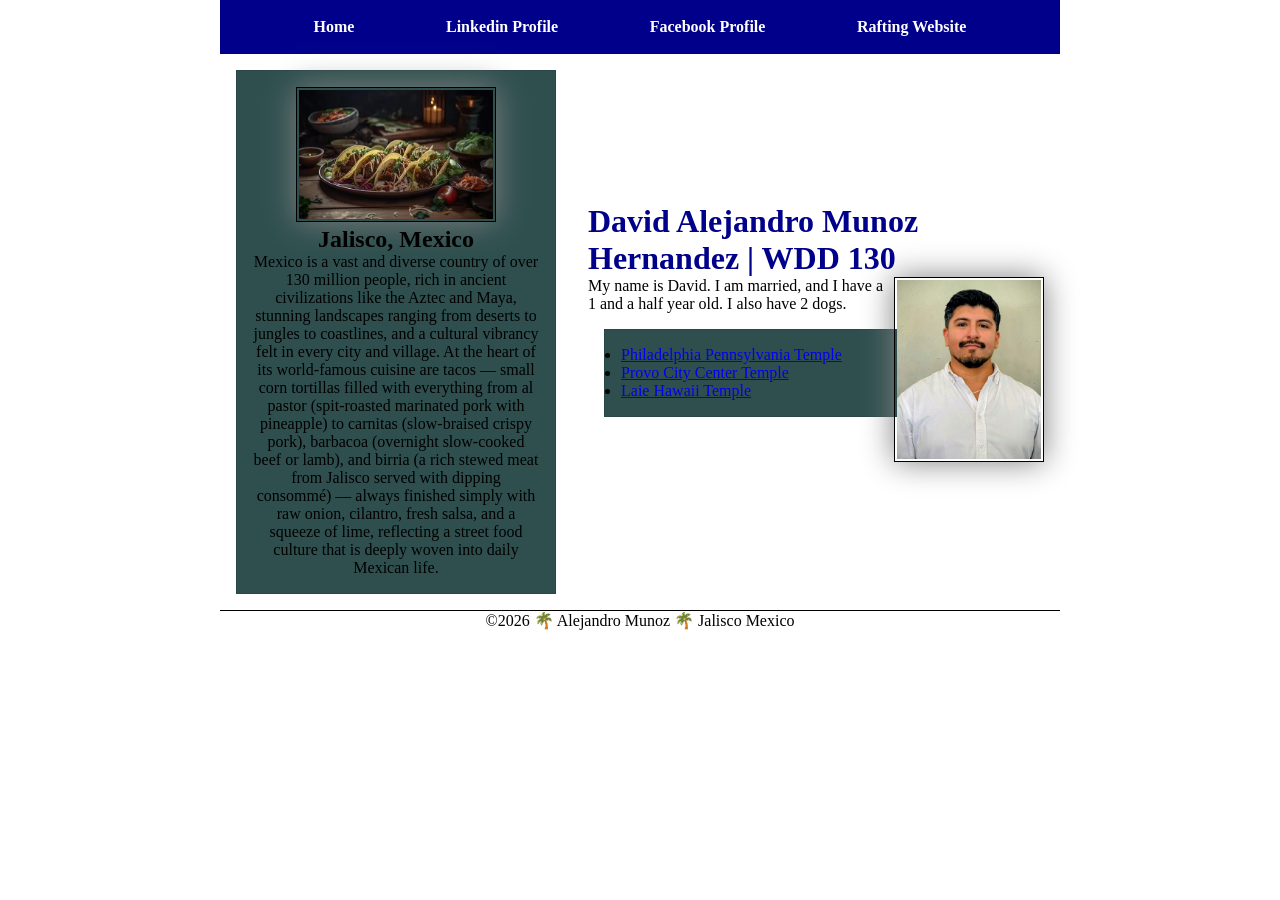
<file: index.html>
<!DOCTYPE html>
<html lang="en-US">
<head>
    <meta charset="UTF-8">
    <meta name="viewport" content="width=device-width, initial-scale=1.0">
    <title>Alejandro Munoz | WDD 130</title>     
    <meta name="description" content="Alejandro Munoz WDD 130 Web Development home page.">
    <meta name="author" content="Alejandro Munoz">
    <link rel="stylesheet" href="styles/styles.css">
</head>

<body>
    <header>
        <nav>
            <a href="#">Home</a>
            <a href="https://www.linkedin.com/in/alejandro-munoz-131490205/">Linkedin Profile</a>
            <a href="https://www.facebook.com/alejandro.munoz.133517?rdid=o1oO4JEXuwBtbLfP&share_url=https%3A%2F%2Fwww.facebook.com%2Fshare%2F18PsZDc1tf%2F#">Facebook Profile</a>
            <a href="wwr/">Rafting Website</a>
        </nav>
    </header>
    <div class="grid">
    <main>
        <h1>David Alejandro Munoz Hernandez | WDD 130</h1>
        <img src="images/profile.jpg" alt="Alejandro Munoz Profile Picture" width="200">
        <p>My name is David. I am married, and I have a 1 and a half year old. I also have 2 dogs. </p>
        <ul class="box">
    <li><a href="https://www.churchofjesuschrist.org/temples/details/philadelphia-pennsylvania-temple" target="_blank">Philadelphia Pennsylvania Temple</a></li>
    <li><a href="https://www.churchofjesuschrist.org/temples/details/provo-city-center-temple?lang=eng" target="_blank"> Provo City Center Temple</a></li>
    <li><a href="https://www.churchofjesuschrist.org/temples/details/laie-hawaii-temple?lang=eng" target="_blank">Laie Hawaii Temple</a></li>
        </ul>
    </main>
        <aside class="box">
            <img src="images/plate-of-tacos.jpg" alt="Plate of tacos">
            <h2>Jalisco, Mexico</h2>
            <p>Mexico is a vast and diverse country of over 130 million people, rich in ancient civilizations like the Aztec and Maya, stunning landscapes ranging from deserts to jungles to coastlines, and a cultural vibrancy felt in every city and village. At the heart of its world-famous cuisine are tacos — small corn tortillas filled with everything from al pastor (spit-roasted marinated pork with pineapple) to carnitas (slow-braised crispy pork), barbacoa (overnight slow-cooked beef or lamb), and birria (a rich stewed meat from Jalisco served with dipping consommé) — always finished simply with raw onion, cilantro, fresh salsa, and a squeeze of lime, reflecting a street food culture that is deeply woven into daily Mexican life.</p>
        </aside>
    </div>    
    <footer>
        <p> ©️2026 🌴 Alejandro Munoz 🌴 Jalisco Mexico </p>
    </footer>
</body>
</html>
</file>
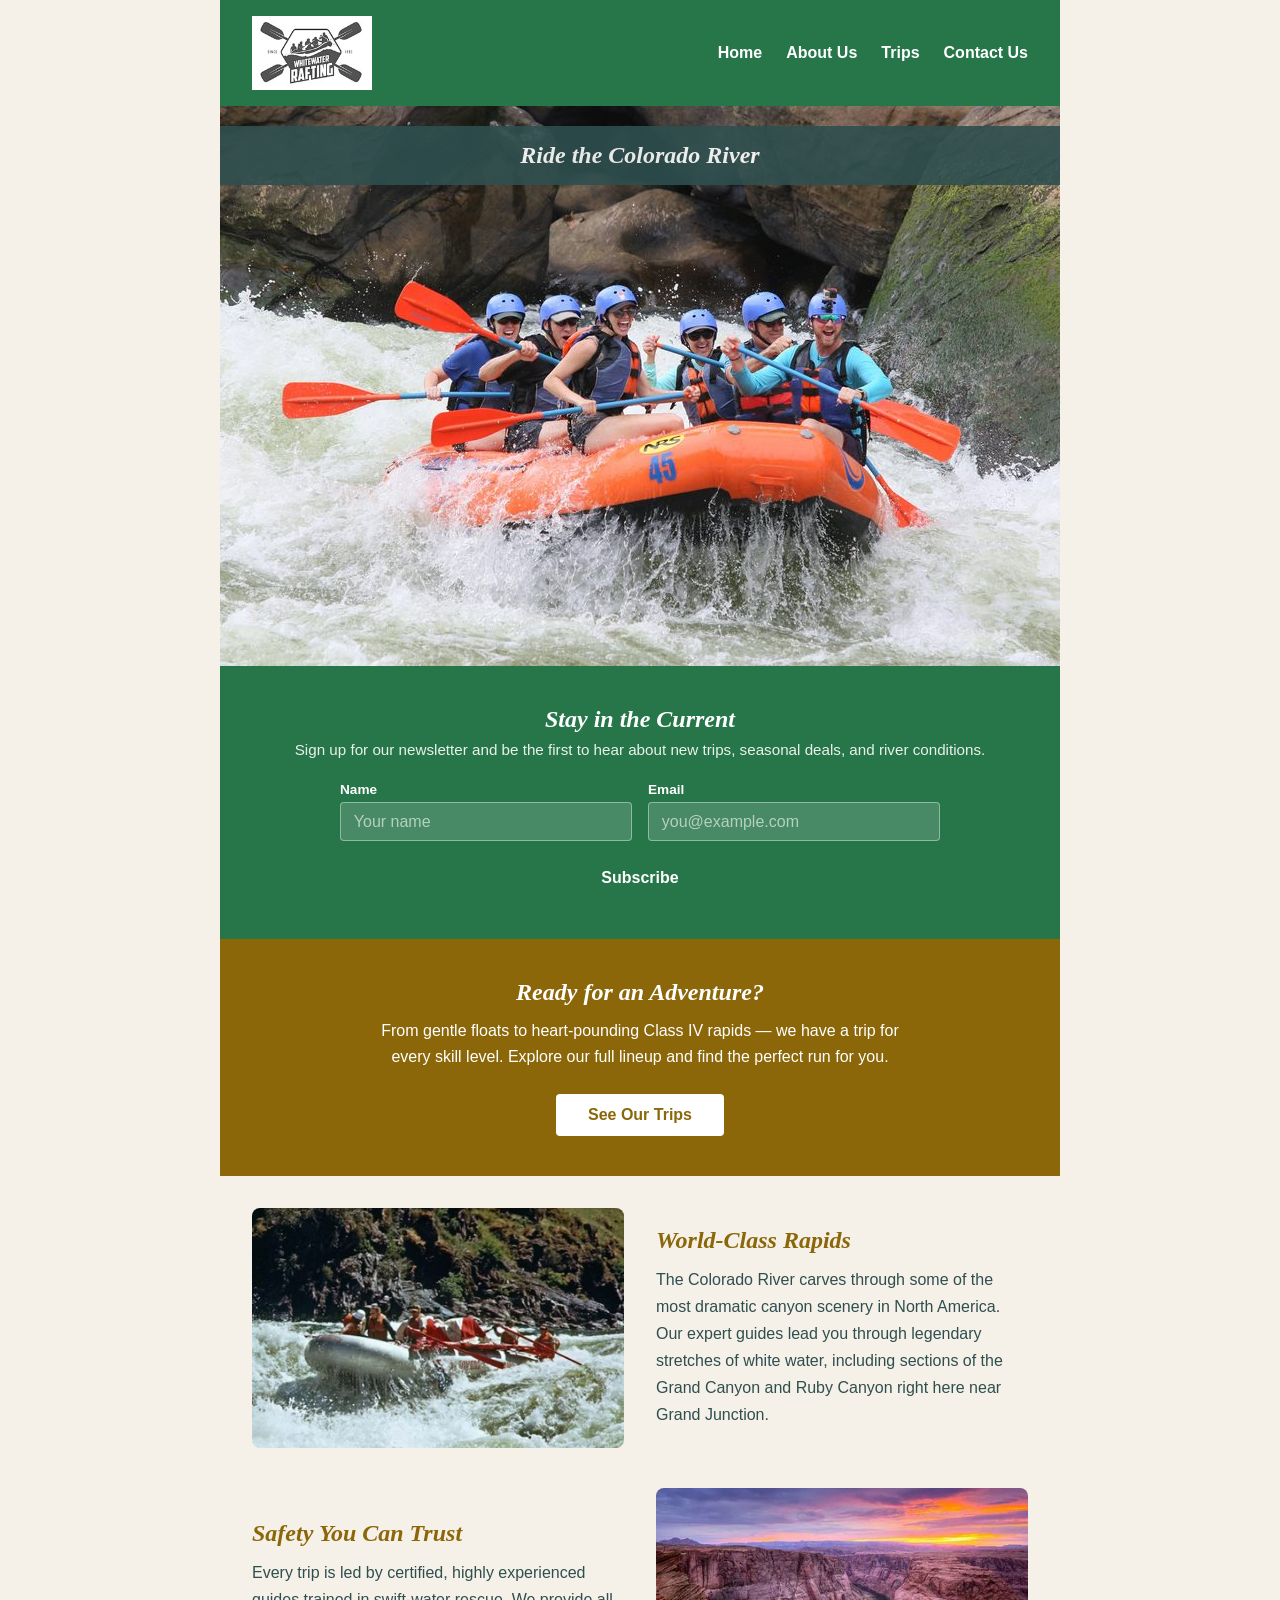
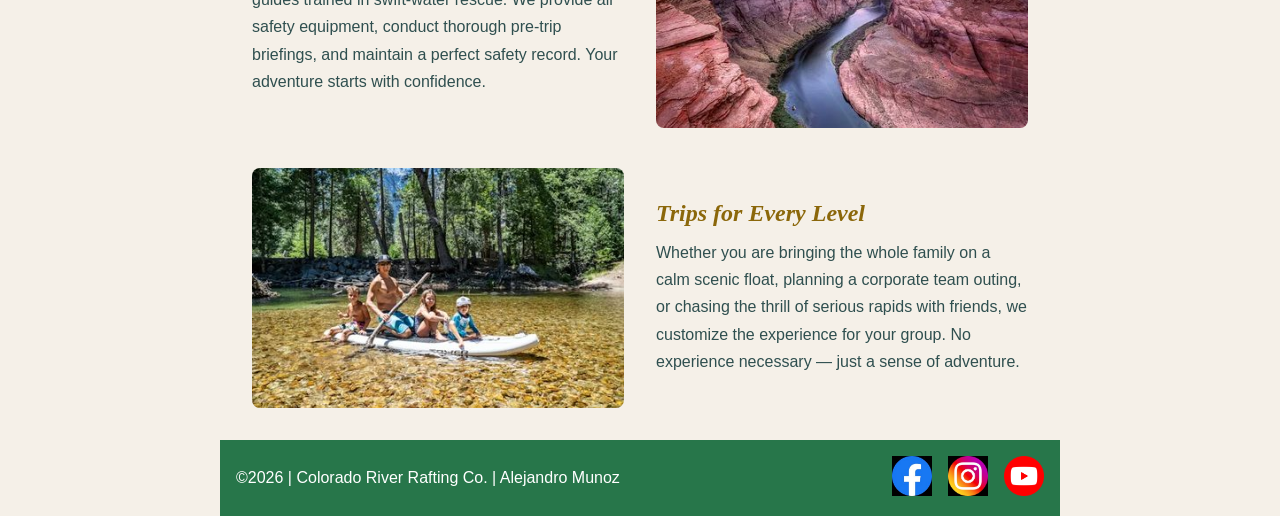
<file: wwr/index.html>
<!DOCTYPE html>
<html lang="en-US">
<head>
    <meta charset="UTF-8">
    <meta name="viewport" content="width=device-width, initial-scale=1.0">
    <title>Home | Colorado River Rafting Co.</title>
    <meta name="description" content="Colorado River Rafting Co. offers guided white water rafting adventures on the Colorado River. Explore our trips, meet our team, and book your next adventure today.">
    <meta name="author" content="Alejandro Munoz">
    <link rel="stylesheet" href="styles/rafting.css">
</head>

<body>

    <header>
        <img src="images/wwr.png" alt="Colorado River Rafting Co. logo">
        <nav>
            <a href="index.html">Home</a>
            <a href="about.html">About Us</a>
            <a href="trips.html">Trips</a>
            <a href="contact.html">Contact Us</a>
        </nav>
    </header>

    <main>

        <!-- HERO SECTION -->
        <section class="hero">
            <img src="images/hero.jpg" alt="Rafters navigating white water rapids on the Colorado River">
            <h1>Ride the Colorado River</h1>
        </section>

        <!-- NEWSLETTER SECTION -->
        <section id="newsletter">
            <h2>Stay in the Current</h2>
            <p>Sign up for our newsletter and be the first to hear about new trips, seasonal deals, and river conditions.</p>
            <form action="#" method="get" class="newsletter-form">
                <div class="newsletter-fields">
                    <div class="newsletter-field">
                        <label for="newsletter-name">Name</label>
                        <input type="text" id="newsletter-name" name="name" placeholder="Your name" required>
                    </div>
                    <div class="newsletter-field">
                        <label for="newsletter-email">Email</label>
                        <input type="email" id="newsletter-email" name="email" placeholder="you@example.com" required>
                    </div>
                </div>
                <button type="submit" class="submit-btn">Subscribe</button>
            </form>
        </section>

        <!-- CALL TO ACTION -->
        <section id="cta-trips">
            <div class="cta-content">
                <h2>Ready for an Adventure?</h2>
                <p>From gentle floats to heart-pounding Class IV rapids — we have a trip for every skill level. Explore our full lineup and find the perfect run for you.</p>
                <a href="trips.html" class="cta-button">See Our Trips</a>
            </div>
        </section>

        <!-- ABOUT GRID SECTION -->
        <section id="home-grid">

            <article class="grid-card">
                <img src="images/rafting1.jpg" alt="Group of rafters paddling through canyon rapids">
                <div class="grid-card-text">
                    <h2>World-Class Rapids</h2>
                    <p>The Colorado River carves through some of the most dramatic canyon scenery in North America. Our expert guides lead you through legendary stretches of white water, including sections of the Grand Canyon and Ruby Canyon right here near Grand Junction.</p>
                </div>
            </article>

            <article class="grid-card grid-card-reverse">
                <img src="images/rafting2.jpg" alt="Scenic calm section of the Colorado River at sunset">
                <div class="grid-card-text">
                    <h2>Safety You Can Trust</h2>
                    <p>Every trip is led by certified, highly experienced guides trained in swift-water rescue. We provide all safety equipment, conduct thorough pre-trip briefings, and maintain a perfect safety record. Your adventure starts with confidence.</p>
                </div>
            </article>

            <article class="grid-card">
                <img src="images/rafting3.jpg" alt="Family enjoying a calm rafting float trip">
                <div class="grid-card-text">
                    <h2>Trips for Every Level</h2>
                    <p>Whether you are bringing the whole family on a calm scenic float, planning a corporate team outing, or chasing the thrill of serious rapids with friends, we customize the experience for your group. No experience necessary — just a sense of adventure.</p>
                </div>
            </article>

        </section>

    </main>

    <!-- FOOTER -->
    <footer>
        <p>©️2026 | Colorado River Rafting Co. | Alejandro Munoz</p>
        <nav class="socialmedia">
            <a href="https://www.facebook.com/"><img src="images/facebook.png" alt="facebook_icon"></a>
            <a href="https://www.instagram.com/"><img src="images/instagram.png" alt="instagram_icon"></a>
            <a href="https://www.youtube.com/"><img src="images/youtube.png" alt="youtube_icon"></a>
        </nav>
    </footer>

</body>
</html>
</file>
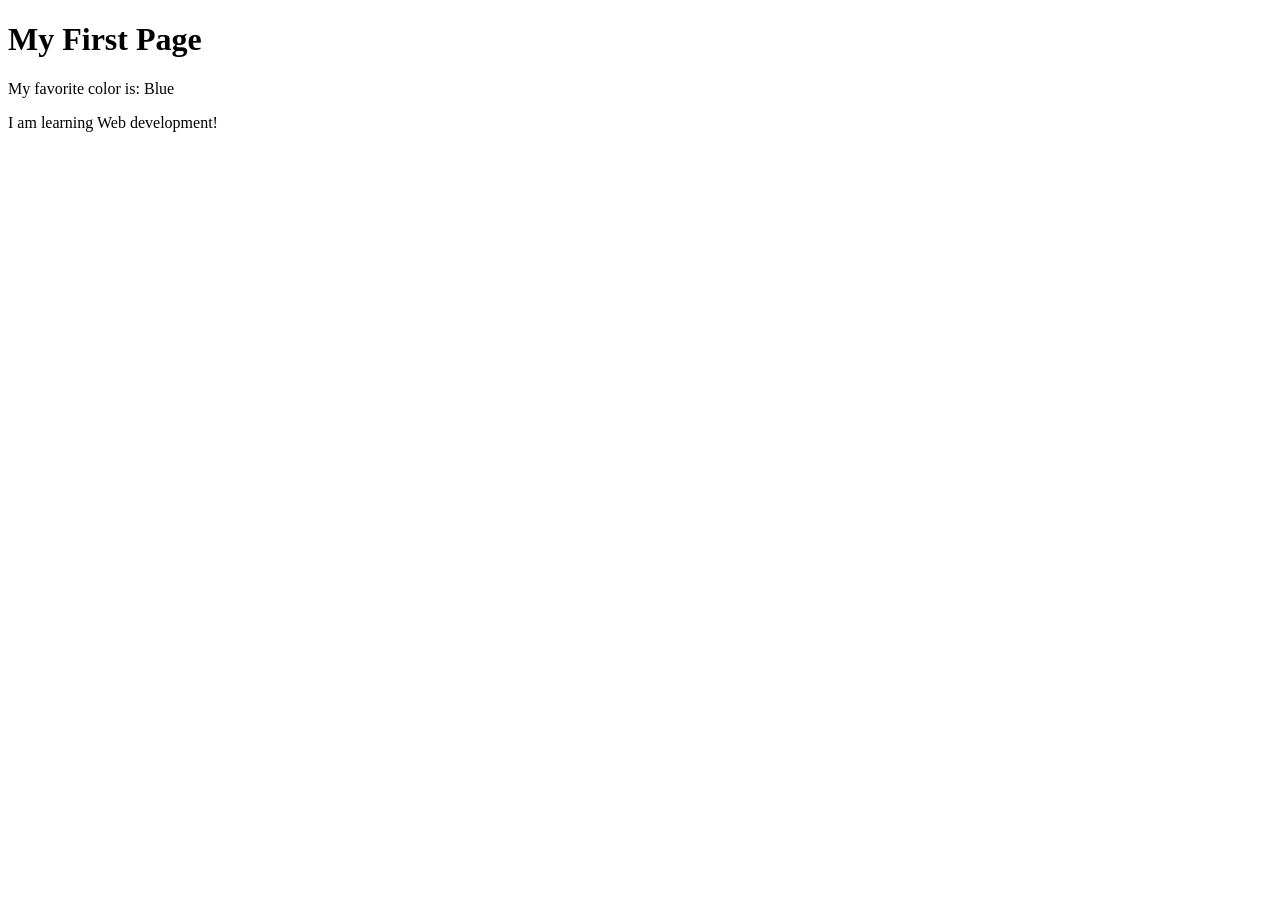
<file: week01/first-page.html>
<!DOCTYPE html>
<html lang="en">
<head>
    <meta charset="UTF-8">
    <meta name="viewport" content="width=device-width, initial-scale=1.0">
    <title>My First Page</title>
</head>
<body>
    <h1>My First Page</h1>
    <p>My favorite color is: Blue</p>
    <p>I am learning Web development!</pp>
</body>
</html>
</file>
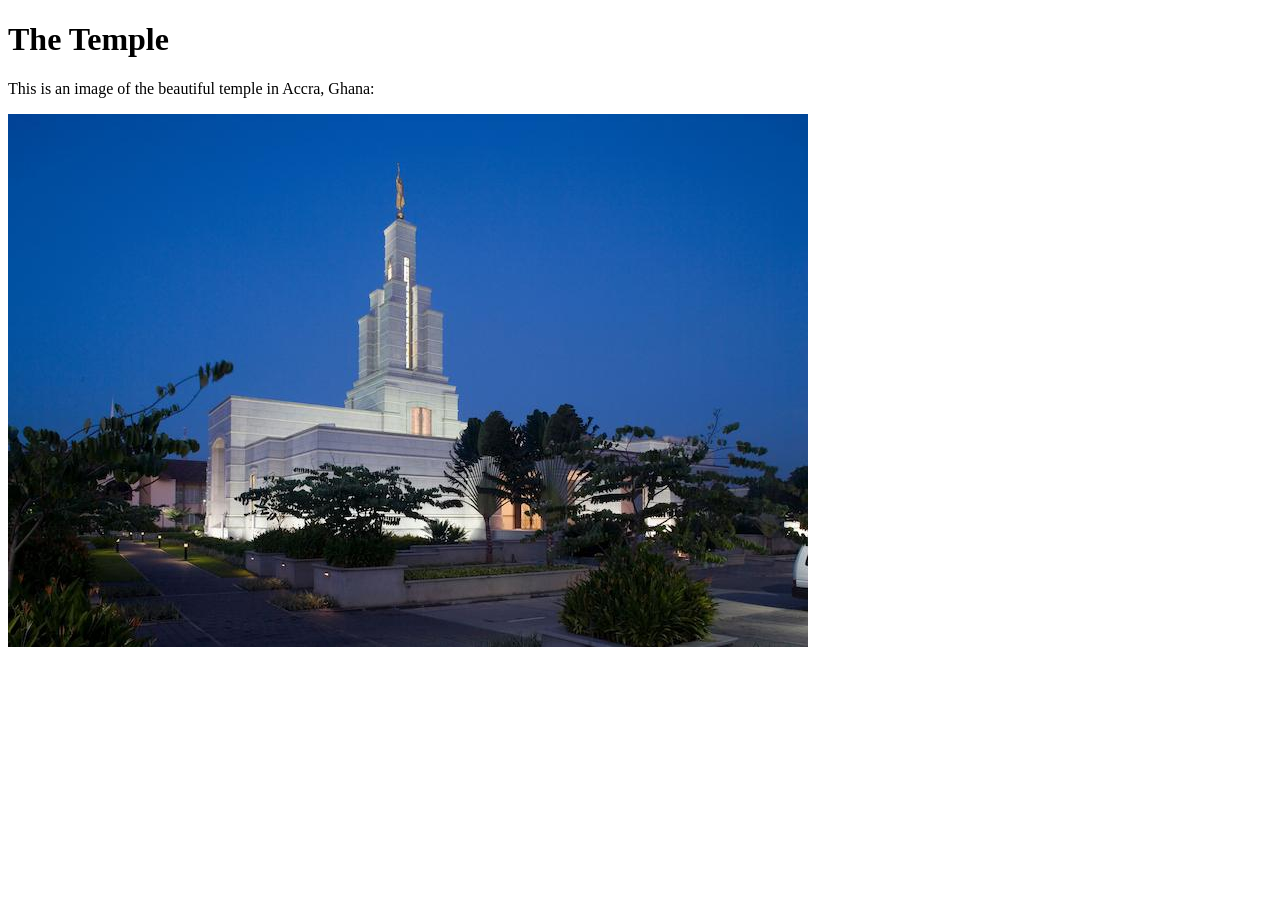
<file: week01/images-solution.html>
<!DOCTYPE html>
<html lang="en">
<head>
    <meta charset="UTF-8">
    <meta name="viewport" content="width=device-width, initial-scale=1.0">
    <title>Temple Image</title>
</head>
<body>
    <h1>The Temple</h1>
    <p>This is an image of the beautiful temple in Accra, Ghana:</p>
    <img src="images/temple-small.jpg" alt="The Accra Ghana Temple">
    
</body>
</html>
</file>
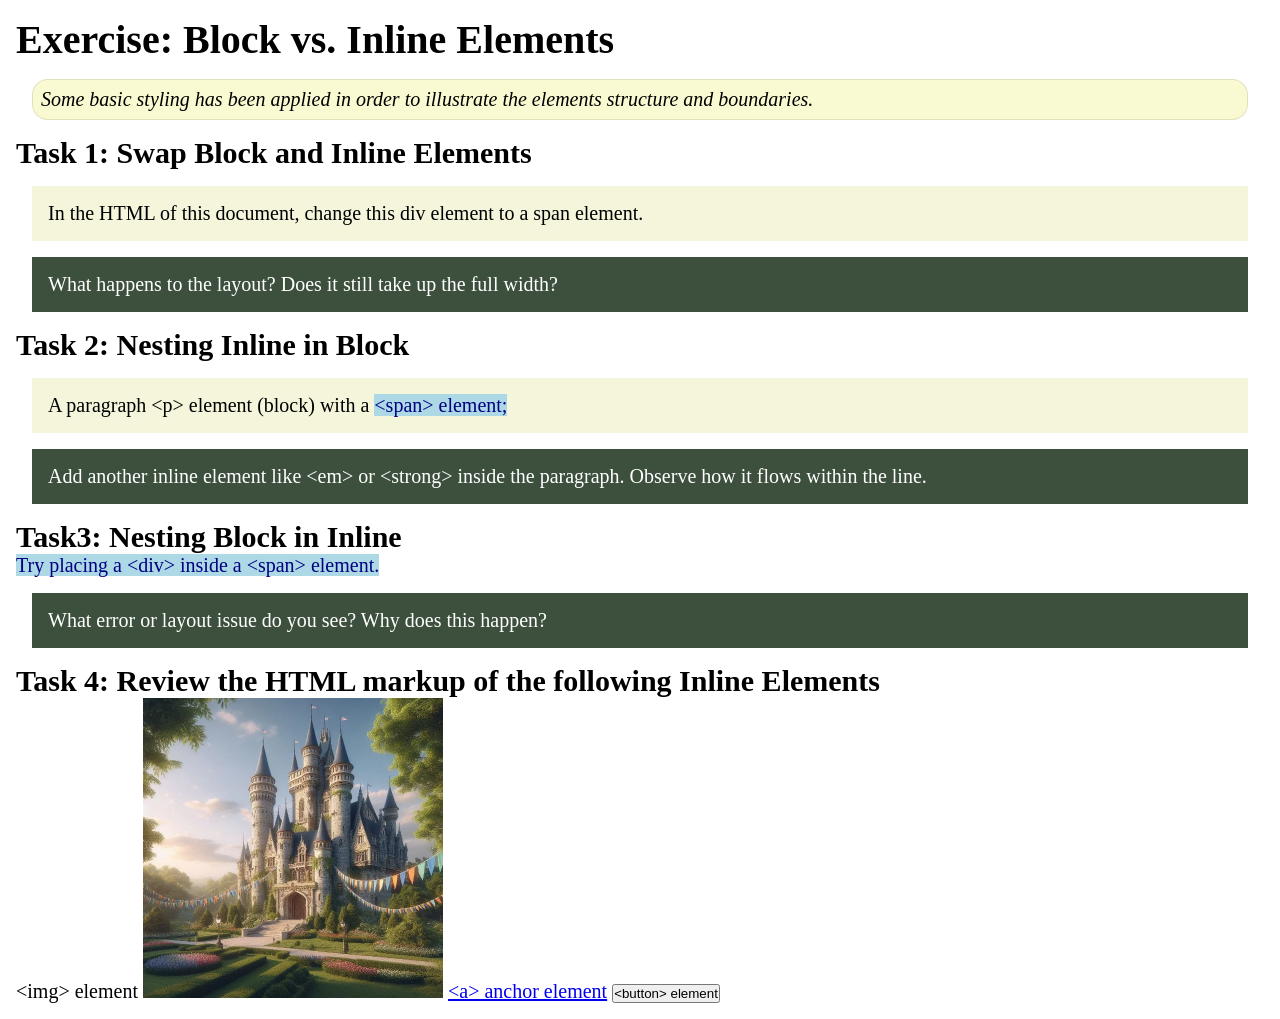
<file: week02/block-vs-inline.html>
<!DOCTYPE html>
<html lang="en">

<head>
    <meta charset="UTF-8">
    <meta name="viewport" content="width=device-width, initial-scale=1.0">
    <title>Exercise: Block vs. Inline Elements</title>
    <link rel="stylesheet" href="styles/block-vs-inline.css">
</head>

<body>
    <main>
        <h1>Exercise: Block vs. Inline Elements</h1>
        <p class="note">Some basic styling has been applied in order to illustrate the elements structure and
            boundaries.</p>

        <h2>Task 1: Swap Block and Inline Elements</h2>
        <div>In the HTML of this document, change this div element to a span element.</div>

        <p class="question">What happens to the layout? Does it still take up the full width?</p>

        <h2>Task 2: Nesting Inline in Block</h2>
        <p>A paragraph &lt;p&gt; element (block) with a <span>&lt;span&gt; element;</span></p>
        <p class="question">Add another inline element like &lt;em&gt; or &lt;strong&gt; inside the paragraph. Observe
            how it flows within the line.</p>

        <h2>Task3: Nesting Block in Inline</h2>
        <span>Try placing a &lt;div&gt; inside a &lt;span&gt; element.</span>
            <p class="question">What error or layout issue do you see? Why does this happen?</p>


            <h2>Task 4: Review the HTML markup of the following Inline Elements</h2>
        &lt;img&gt; element
        <img src="images/castle.webp" alt="placeholder image (images are inline)" width="300" height="300">
        <a href="https://churchofjesuschrist.org">&lt;a&gt; anchor element</a>
        <button type="button">&lt;button&gt; element</button>
    </main>
</body>

</html>
</file>
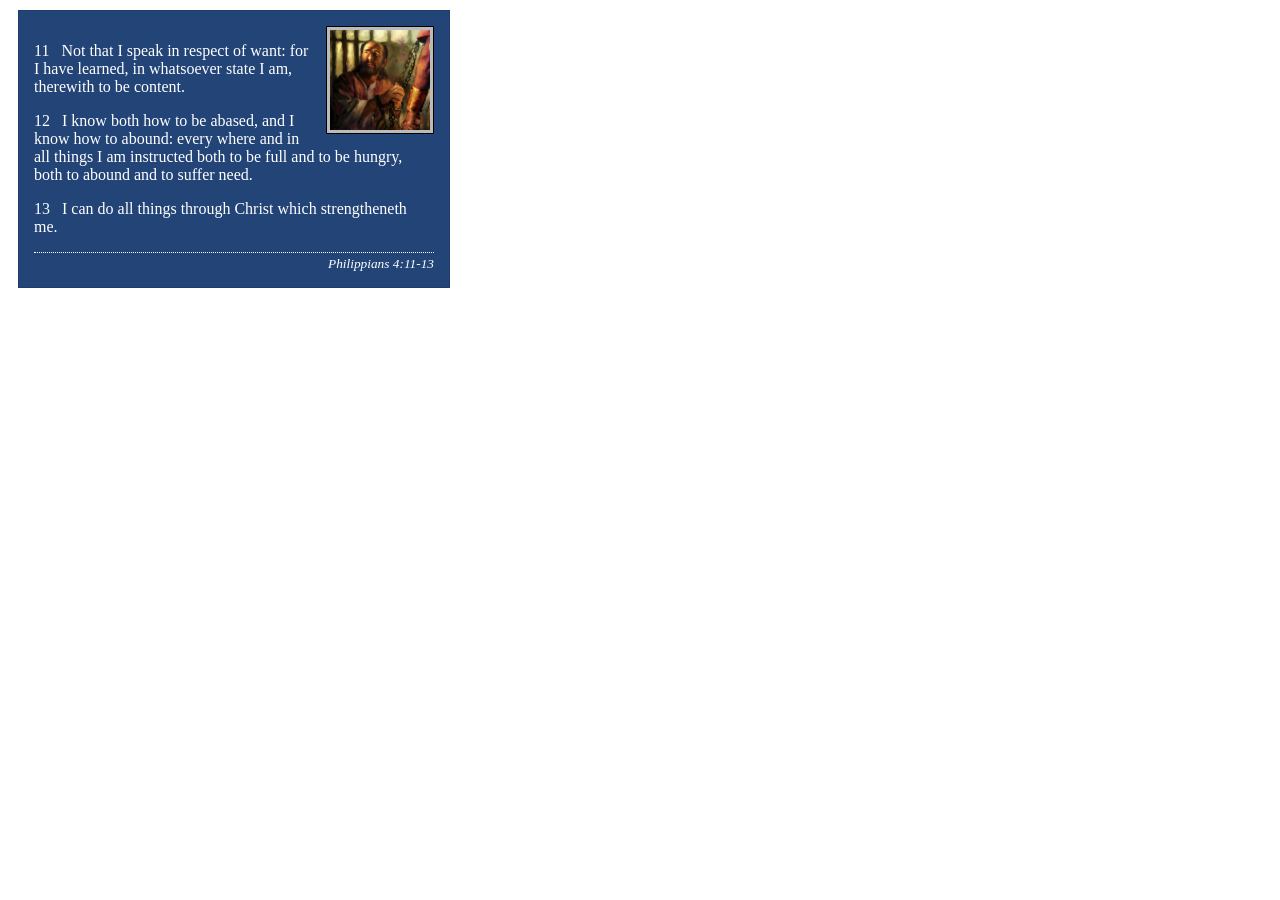
<file: week02/box-model-solution.html>
<!DOCTYPE html>
<html lang="en">
<head>
    <meta charset="UTF-8">
    <meta name="viewport" content="width=device-width, initial-scale=1.0">
    <title>Box Model Activity</title>
    <link rel="stylesheet" href="styles/box-model-solution.css">
</head>
<body>
    <main>
        <div class="callout">
            <img src="images/apostle-paul-imprisoned.webp" alt="Paul the Apostle - Imprisoned in Rome" width="200" height="200">
            <blockquote>
                <p>11 &nbsp; Not that I speak in respect of want: for I have learned, in whatsoever state I am, therewith to be content.</p>
                <p>12 &nbsp; I know both how to be abased, and I know how to abound: every where and in all things I am instructed both to be full and to be hungry, both to abound and to suffer need.</p>
                <p>13 &nbsp; I can do all things through Christ which strengtheneth me.</p>
            </blockquote>
            <cite>Philippians 4:11-13</cite>
        </div>
    </main>
</body>
</html>
</file>
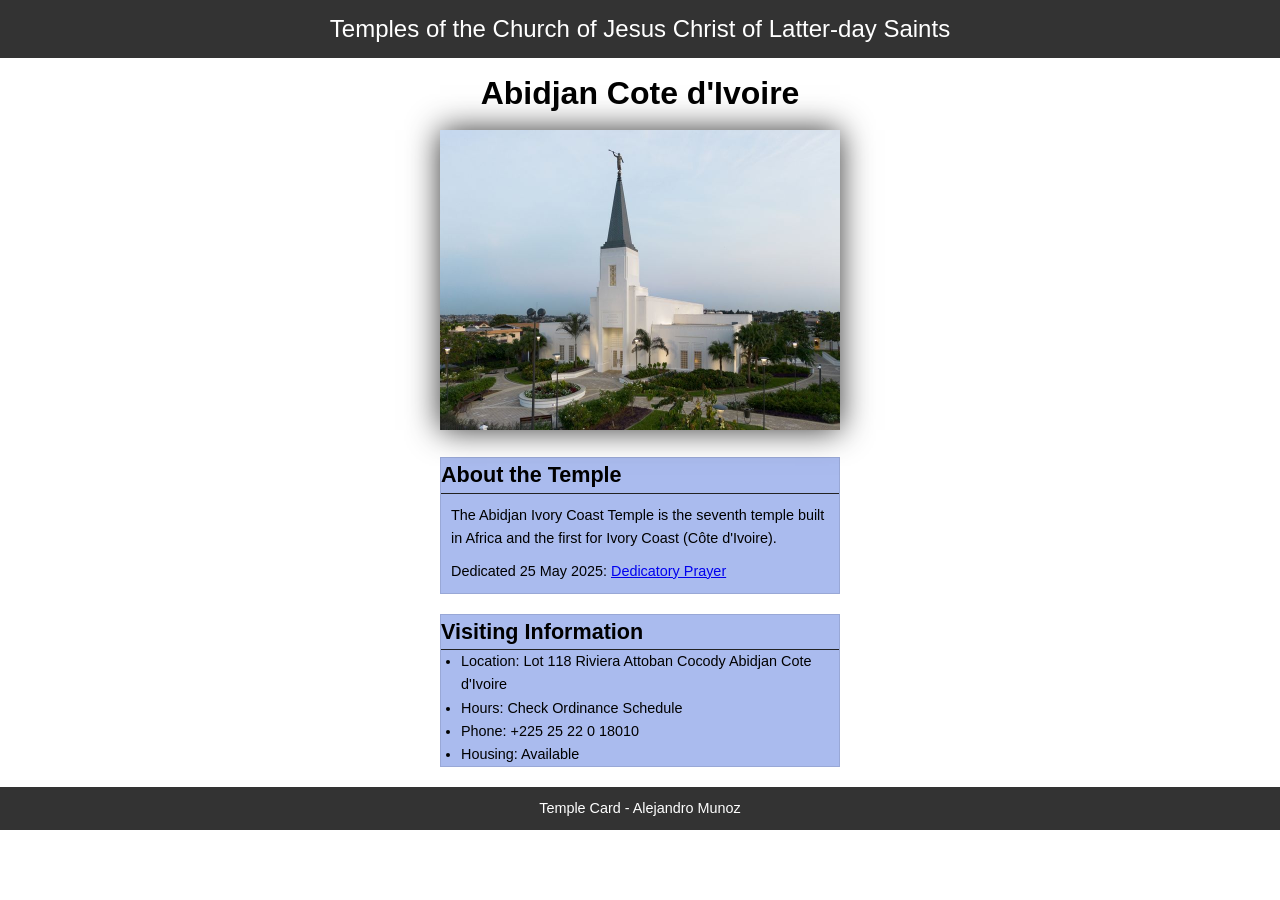
<file: week02/temple.html>
<!DOCTYPE html>
<html lang="en">

<head>
    <meta charset="UTF-8">
    <meta name="viewport" content="width=device-width, initial-scale=1.0">
    <title>Temple Card - Abidjan Cote d'Ivoire</title>
    <link rel="stylesheet" href="styles/temple.css">
</head>

<body>
    <header>
        <p>Temples of the Church of Jesus Christ of Latter-day Saints</p>
    </header>
    <main>
        <h1>Abidjan Cote d'Ivoire</h1>
        <picture>
            <img src="images/abidjan-ivory-coast.jpeg" alt="Abidjan Cote d'Ivoire Temple">
        </picture>
        <section>
            <h2>About the Temple</h2>
            <p>The Abidjan Ivory Coast Temple is the seventh temple built in Africa and the first for Ivory Coast (Côte
                d'Ivoire).</p>
            <p>Dedicated 25 May 2025: <a
                    href="https://www.churchofjesuschrist.org/temples/dedicatory-prayer/abidjan-ivory-coast-temple/2025-05-25?lang=eng"
                    target="_blank" rel="noopener noreferrer">Dedicatory Prayer</a></p>
        </section>
        <section>
            <h2>Visiting Information</h2>
            <ul>
                <li>Location: Lot 118 Riviera Attoban Cocody Abidjan Cote d'Ivoire</li>
                <li>Hours: Check Ordinance Schedule</li>
                <li>Phone: +225 25 22 0 18010</li>
                <li>Housing: Available</li>
            </ul>
        </section>
    </main>
    <footer>
        <p>Temple Card - Alejandro Munoz</p>
    </footer>
</body>

</html>
</file>
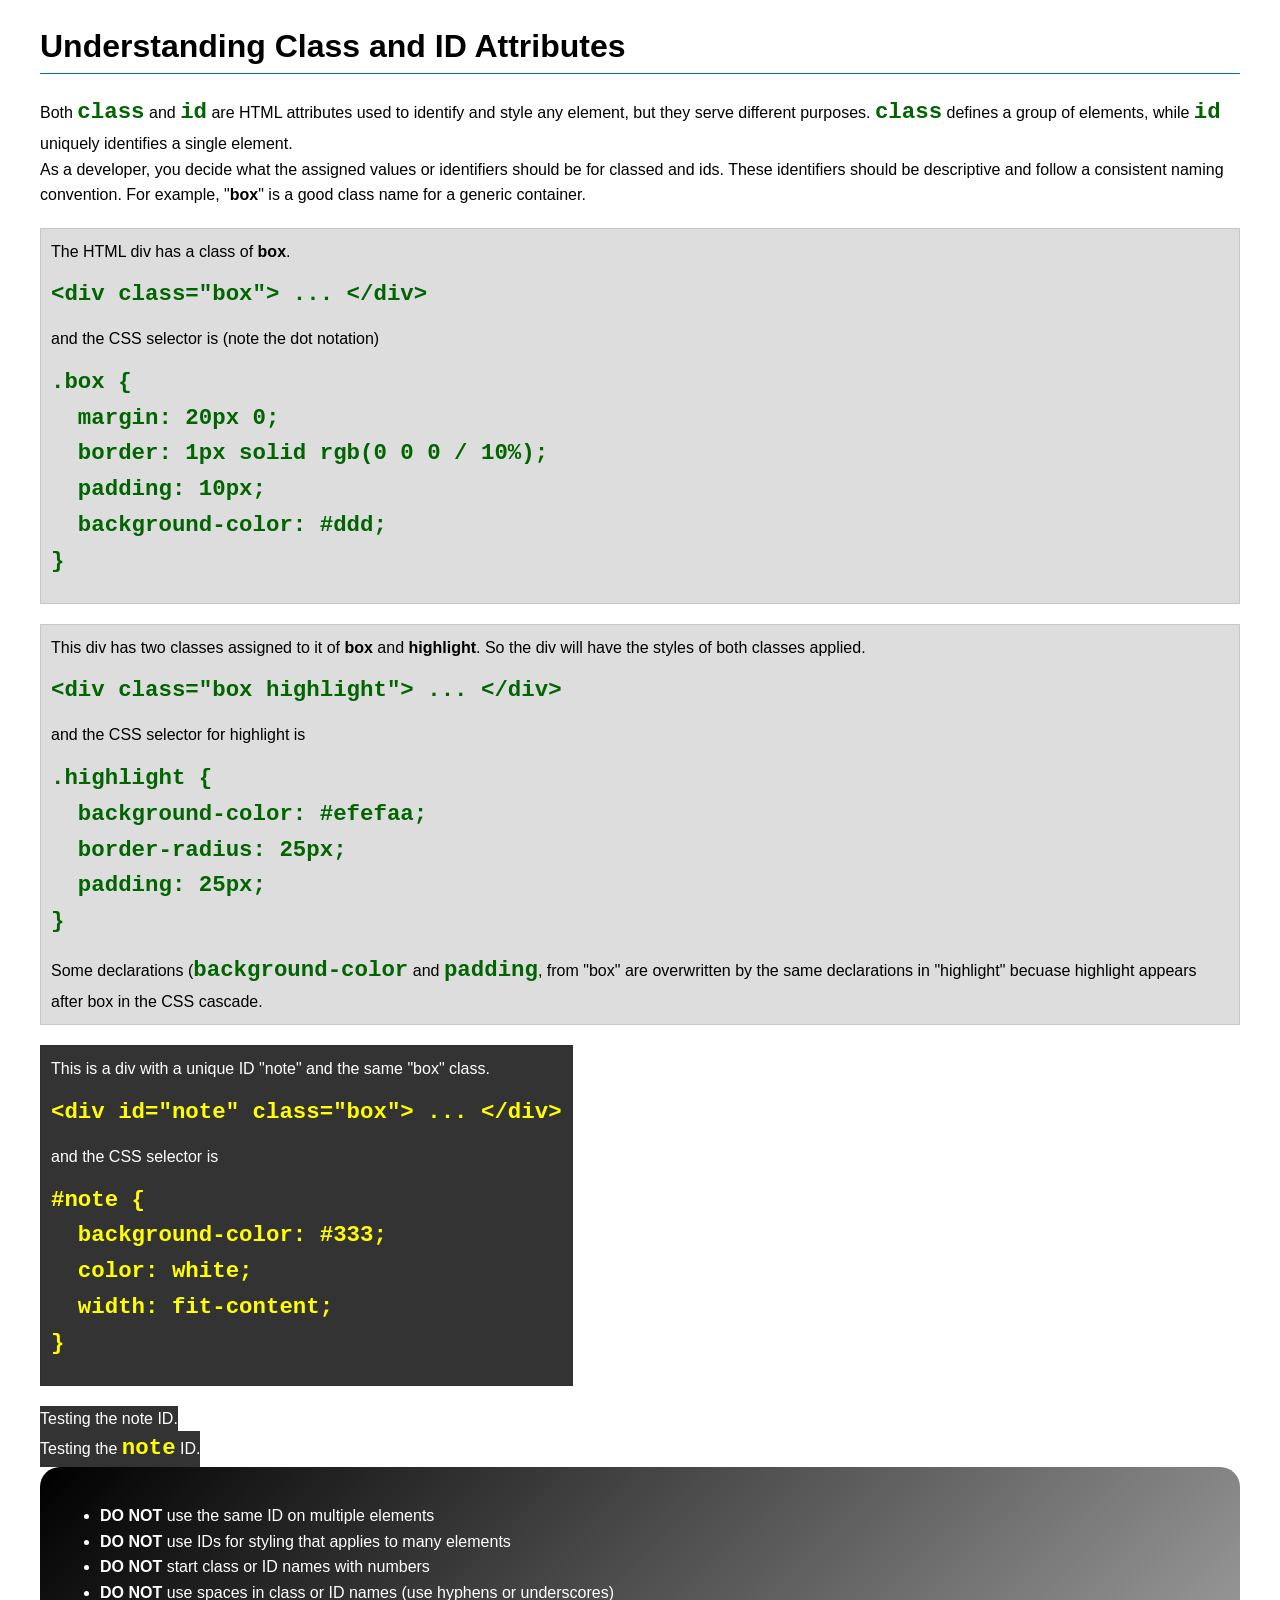
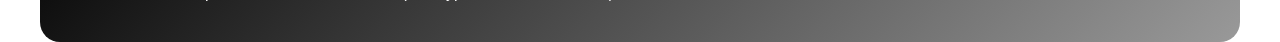
<file: week03/class-and-id.html>
<!DOCTYPE html>
<html lang="en">

<head>
    <meta charset="UTF-8">
    <meta name="viewport" content="width=device-width, initial-scale=1.0">
    <title>Class vs ID Attributes</title>
    <link rel="stylesheet" href="styles/class-and-id.css">
</head>

<body>
    <h1>Understanding Class and ID Attributes</h1>
    <p>Both <code>class</code> and <code>id</code> are HTML attributes used to identify and style any element, but they
        serve different purposes. <code>class</code> defines a group of elements, while <code>id</code> uniquely
        identifies a single element.</p>
    <p>As a developer, you decide what the assigned values or identifiers should be for classed and ids. These
        identifiers should be
        descriptive and follow a consistent naming convention. For example, "<strong>box</strong>" is a good class name
        for a generic container.</p>
    <div class="box">
        <p>The HTML div has a class of <strong>box</strong>.</p>
        <pre><code class="html">&lt;div class="box"&gt; ... &lt;/div&gt;</code></pre>
        and the CSS selector is (note the dot notation)
        <pre><code class="css">.box {
  margin: 20px 0;
  border: 1px solid rgb(0 0 0 / 10%);
  padding: 10px;
  background-color: #ddd; 
}</code></pre>
    </div>

    <div class="box">
        <p>This div has two classes assigned to it of <strong>box</strong> and <strong>highlight</strong>. So the div
            will have the styles of both classes applied.</p>
        <pre><code class="html">&lt;div class="box highlight"&gt; ... &lt;/div&gt;</code></pre>
        and the CSS selector for highlight is
        <pre><code class="css">.highlight {
  background-color: #efefaa;
  border-radius: 25px;
  padding: 25px;
}</code></pre>
<p>Some declarations (<code>background-color</code> and <code>padding</code>, from "box" are overwritten by the same declarations in "highlight" becuase highlight appears after box in the CSS cascade.</p>
    </div>

    <div id="note" class="box">
        <p>This is a div with a unique ID "note" and the same "box" class.</p>
        <pre><code class="html">&lt;div id="note" class="box"&gt; ... &lt;/div&gt;</code></pre>
        and the CSS selector is
        <pre><code class="css">#note {
  background-color: #333;
  color: white;
  width: fit-content;
}</code></pre>
    </div>

    <div id="note"> 
        <p>Testing the note ID.</p>    
    </div>

    <div id="note">
        <p>Testing the <code>note</code> ID.</p>
    </div>

    <section id="best-practice">
        <ul>
            <li><strong>DO NOT</strong> use the same ID on multiple elements</li>
            <li><strong>DO NOT</strong> use IDs for styling that applies to many elements</li>
            <li><strong>DO NOT</strong> start class or ID names with numbers</li>
            <li><strong>DO NOT</strong> use spaces in class or ID names (use hyphens or underscores)</li>
        </ul>
    </section>




</body>

</html>
</file>
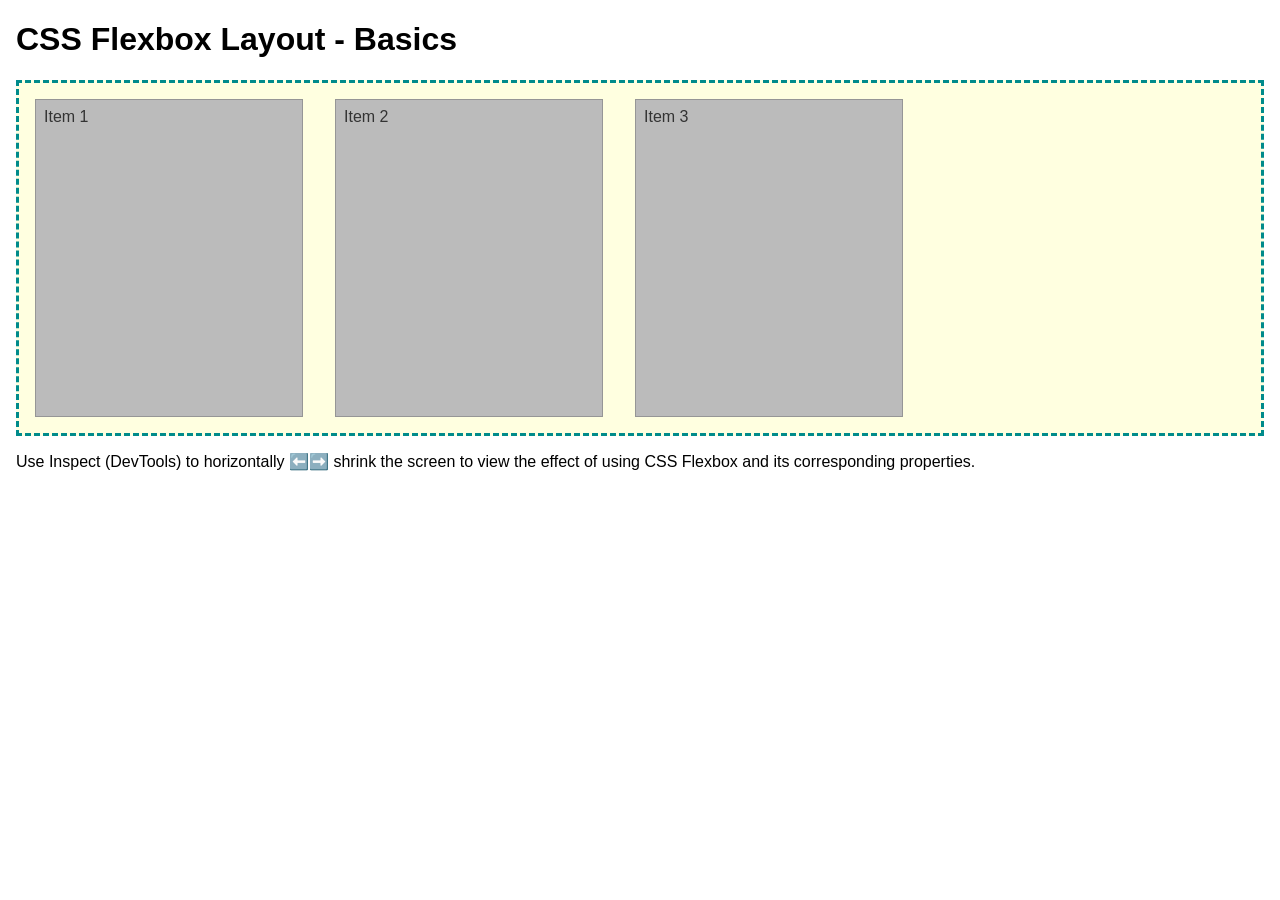
<file: week04/flexbox-layout.html>
<!DOCTYPE html>
<html lang="en">
<head>
    <meta charset="UTF-8">
    <meta name="viewport" content="width=device-width, initial-scale=1.0">
    <title>CSS Flexbox Layout - Basics</title>
    <link rel="stylesheet" href="styles/flexbox.css">
</head>
<body>
    <main>
        <h1>CSS Flexbox Layout - Basics</h1>
        <div class="flex-container">
            <div class="flex-item item1">Item 1</div>
            <div class="flex-item item2">Item 2</div>
            <div class="flex-item item3">Item 3</div>
        </div>
        <p>Use Inspect (DevTools) to horizontally ⬅️➡️ shrink the screen to view the effect of using CSS Flexbox and its corresponding properties.</p>
    </main>
</body>
</html>
</file>
<file: styles/styles.css>
* {
    margin: 0;
    padding: 0;
    box-sizing: border-box;
}

:root {
    --primary-color: darkblue;
    --border-standard: 1px solid black;
    --shadow-standard: 0 0 30px gray;
    --img-padding: 2px;
    --spacing: 1rem;
}

nav {
    background-color: var(--primary-color);
    padding: 10px;
    display: flex;
    justify-content: space-evenly;
    align-items: center;
}

nav a {
    color: white;
    display: block;
    padding: 0.5rem;
    text-decoration: none;
    font-size: 1.2;
    font-weight: 700;
}

h1 {
    color: var(--primary-color);
    border-bottom: rgb(60, 106, 156);
}

img {
    width: 150px;
    height: auto;
    border: var(--border-standard);
    padding: var(--img-padding);
    box-shadow: var(--shadow-standard);
}

p {
    padding: 0;
}

aside {
    width: 20rem;
    margin: var(--spacing);
    border: 1px solid rgb(0 0 0 / 0.2);
    padding: var(--spacing);
    background-color: #eee;
    color: #333;
    text-align: center;
}

aside img {
    width: 200px;
    height: auto;
}

main img {
    width: 150px;
    height: auto;
    border: var(--border-standard);
    padding: var(--img-padding);
    box-shadow: var(--shadow-standard);
    float: right;
}

footer {
    margin-top: 15px;
    border-top: var(--border-standard);
    text-align: center;
}

header, .grid, footer {
    max-width: 840px;
    margin: 0 auto;
    
}

.grid {
    display: grid;
    align-items: center;
}

main {
    grid-column: 2/3;
    margin: 1rem;
}

aside {
    width: 20rem;
    position: relative;
    grid-column: 1/2;
    grid-row: 1/2;
}
/* Class Selectors */

.box {
    margin: 1rem;
    border: 1px solid rgb(0 0 0 / 10%);
    padding: 1rem;
    background-color: darkslategray;
    color: #000;
}

aside {
    width: 20em;
    text-align: center;
    position: relative;
}
</file>
<file: wwr/styles/rafting.css>
* {
    margin: 0;
    padding: 0;
    box-sizing: border-box;
}
 
:root {
    --primary-color: darkslategray;
    --secondary-color: #27764a;   
    --accent1-color: #8b670a;    
    --accent2-color: #f5f0e8;
    --heading-font: "Times New Roman", "Georgia", serif;
    --body-font: Arial, Helvetica, sans-serif;
}
 
body {
    font-family: var(--body-font);
    color: var(--primary-color);
    background-color: var(--accent2-color);
}
 
header,
main,
footer {
    width: 840px;
    margin: 0 auto;
}
 
header {
    background-color: var(--secondary-color);
    color: #fff;
    display: grid;
    grid-template-columns: auto 1fr;
    align-items: center;
    padding: 1rem 2rem;
}
 
header img {
    width: 120px;
    height: auto;
}

nav {
    display: flex;
    justify-content: flex-end;
    gap: 1.5rem;
}
 
nav a {
    color: #fff;                         
    text-decoration: none;
    font-family: var(--body-font);
    font-weight: bold;
}
 
nav a:hover {
    color: #ffe082;                       
}
 
h1,
h2 {
    font-family: var(--heading-font);
    font-style: italic;
}
 
h1 {
    color: #fff;                      
}
 
h2 {
    color: var(--accent1-color);         
}

.hero {
    position: relative;
}
 
.hero img {
    display: block;
    width: 100%;
    height: auto;
}
 
.hero h1 {
    position: absolute;
    top: 20px;
    width: 100%;
    padding: 16px;
    text-align: center;
    opacity: 0.9;
    background-color: var(--primary-color);
    color: #fff;
}
 
.hero article {
    position: absolute;
    bottom: 20px;
    left: 20px;
    width: 360px;
    padding: 16px;
    background-color: var(--accent2-color);
    opacity: 0.9;
}
 
.hero article img {
    float: right;
    width: 160px;
    height: auto;
}

#history {
    display: grid;
    grid-template-columns: 1fr 1fr;
    gap: 2rem;
    padding: 2rem;
    align-items: center;
}
 
.history-text h2 {
    margin-bottom: 0.75rem;
}
 
.history-image img {
    width: 100%;
    border-radius: 8px;
}
 
#adventures {
    padding: 2rem;
    text-align: center;
}
 
#adventures h2 {
    margin-bottom: 1rem;
}
 
.adventures-grid {
    display: flex;
    justify-content: space-between;
    gap: 1rem;
    margin-top: 1rem;
}
 
.adventures-grid figure {
    flex: 1;
    margin: 0;
}
 
.adventures-grid img {
    width: 100%;
    height: 180px;
    object-fit: cover;
    border-radius: 6px;
}
 
.adventures-grid figcaption {
    margin-top: 0.5rem;
    font-size: 0.85rem;
    font-style: italic;
    color: var(--primary-color);    
}
 

footer {
    display: flex;
    justify-content: space-between;
    align-items: center;
    background-color: var(--secondary-color);
    padding: 16px;
    color: #fff;         
    width: 840px;
    margin: 0 auto;
}
 
.socialmedia {
    display: flex;
    gap: 1rem;
    justify-content: flex-end;
    margin: 0;
    padding: 0;
}
 
.socialmedia a {
    text-decoration: none;
}
 
.socialmedia img {
    width: 40px;
    height: 40px;
}

/* --- Contact Info Section --- */
#contact-info {
    padding: 2rem;
    display: flex;
    flex-direction: column;
    gap: 1.5rem;
}

.company-details {
    text-align: center;
}

.company-details h1 {
    color: var(--primary-color);
    margin-bottom: 0.5rem;
}

.contact-list {
    list-style: none;
    padding: 0;
    margin-top: 0.5rem;
    display: flex;
    flex-direction: column;
    gap: 0.3rem;
    align-items: center;
}

.contact-list li {
    line-height: 1.7;
    text-align: center;
}

.contact-list a {
    color: var(--secondary-color);
    text-decoration: underline;
}

/* --- Map + Form Side by Side --- */
.map-and-form {
    display: grid;
    grid-template-columns: 1fr 1fr;
    gap: 2rem;
    align-items: start;
}

.map-container iframe {
    width: 100%;
    height: 100%;
    min-height: 380px;
    display: block;
    border-radius: 6px;
}

/* --- Contact Form --- */
.form-wrapper {
    display: flex;
    flex-direction: column;
    gap: 1rem;
}

.form-group {
    display: flex;
    flex-direction: column;
    gap: 0.4rem;
}

.form-group label,
.form-group legend {
    font-weight: bold;
}

.form-group input[type="text"],
.form-group input[type="email"],
.form-group textarea {
    padding: 0.6rem 0.8rem;
    border: 1px solid #ccc;
    border-radius: 4px;
    font-size: 1rem;
    font-family: var(--body-font);
    width: 100%;
    background-color: #fff;
}

.form-group textarea {
    resize: vertical;
}

fieldset.form-group {
    border: 1px solid #ccc;
    border-radius: 4px;
    padding: 0.75rem 1rem;
}

.radio-label {
    display: flex;
    align-items: center;
    gap: 0.5rem;
    font-weight: normal;
    cursor: pointer;
    padding: 0.2rem 0;
}

.checkbox-label {
    display: flex;
    align-items: center;
    gap: 0.5rem;
    cursor: pointer;
    font-weight: normal;
}

.submit-btn {
    align-self: stretch;
    padding: 0.75rem 2rem;
    background-color: var(--secondary-color);
    color: #fff;
    border: none;
    border-radius: 4px;
    font-size: 1rem;
    font-family: var(--body-font);
    cursor: pointer;
    font-weight: bold;
    transition: background-color 0.2s ease;
}

.submit-btn:hover,
.submit-btn:focus {
    background-color: #1a5c38;
}

/* --- Team Section --- */
#team {
    background-color: #ece7de;
    padding: 3rem 2rem;
    text-align: center;
}

#team h2 {
    margin-bottom: 2rem;
}

.team-grid {
    display: flex;
    flex-wrap: wrap;
    justify-content: center;
    gap: 2rem;
}

.team-grid figure {
    display: flex;
    flex-direction: column;
    align-items: center;
    width: 200px;
    margin: 0;
}

.team-grid img {
    width: 140px;
    height: 140px;
    object-fit: cover;
    border-radius: 50%;
    margin-bottom: 0.75rem;
}

.team-grid figcaption {
    text-align: center;
    line-height: 1.5;
}

/* =============================================
   HOME PAGE STYLES
   ============================================= */

/* --- Newsletter Section --- */
#newsletter {
    background-color: var(--secondary-color);
    color: #fff;
    padding: 2.5rem 2rem;
    text-align: center;
}

#newsletter h2 {
    color: #fff;
    margin-bottom: 0.5rem;
}

#newsletter p {
    margin-bottom: 1.5rem;
    font-size: 0.95rem;
    opacity: 0.9;
}

.newsletter-form {
    display: flex;
    flex-direction: column;
    align-items: center;
    gap: 1rem;
}

.newsletter-fields {
    display: flex;
    gap: 1rem;
    width: 100%;
    max-width: 600px;
}

.newsletter-field {
    display: flex;
    flex-direction: column;
    gap: 0.3rem;
    flex: 1;
    text-align: left;
}

.newsletter-field label {
    font-size: 0.85rem;
    font-weight: bold;
    color: #fff;
}

.newsletter-field input {
    padding: 0.6rem 0.8rem;
    border: 1px solid rgba(255, 255, 255, 0.4);
    border-radius: 4px;
    font-size: 1rem;
    font-family: var(--body-font);
    background-color: rgba(255, 255, 255, 0.15);
    color: #fff;
    width: 100%;
}

.newsletter-field input::placeholder {
    color: rgba(255, 255, 255, 0.6);
}

.newsletter-field input:focus {
    outline: 2px solid #ffe082;
    background-color: rgba(255, 255, 255, 0.25);
}

/* --- Call to Action Banner --- */
#cta-trips {
    background-color: var(--accent1-color);
    padding: 2.5rem 2rem;
}

.cta-content {
    text-align: center;
}

.cta-content h2 {
    color: #fff;
    margin-bottom: 0.75rem;
}

.cta-content p {
    color: #fff;
    max-width: 560px;
    margin: 0 auto 1.5rem;
    line-height: 1.6;
}

.cta-button {
    display: inline-block;
    padding: 0.75rem 2rem;
    background-color: #fff;
    color: var(--accent1-color);
    font-family: var(--body-font);
    font-weight: bold;
    font-size: 1rem;
    text-decoration: none;
    border-radius: 4px;
    transition: background-color 0.2s ease, color 0.2s ease;
}

.cta-button:hover,
.cta-button:focus {
    background-color: var(--primary-color);
    color: #fff;
}

/* --- Home Grid --- */
#home-grid {
    padding: 2rem;
    display: flex;
    flex-direction: column;
    gap: 2.5rem;
}

.grid-card {
    display: grid;
    grid-template-columns: 1fr 1fr;
    gap: 2rem;
    align-items: center;
}

.grid-card-reverse {
    direction: rtl;
}

.grid-card-reverse > * {
    direction: ltr;
}

.grid-card img {
    width: 100%;
    height: 240px;
    object-fit: cover;
    border-radius: 8px;
    display: block;
}

.grid-card-text h2 {
    margin-bottom: 0.75rem;
}

.grid-card-text p {
    line-height: 1.7;
}

/* =============================================
   TRIPS PAGE STYLES
   ============================================= */

/* --- Trips Inline CTA Banner --- */
#trips-cta {
    background-color: var(--accent2-color);
    border-left: 4px solid var(--secondary-color);
    padding: 1rem 2rem;
    margin: 1.5rem 0;
    font-size: 0.95rem;
}

.cta-inline-link {
    color: var(--secondary-color);
    font-weight: bold;
    text-decoration: underline;
}

.cta-inline-link:hover {
    color: var(--accent1-color);
}

/* --- Trip Descriptions --- */
#trip-descriptions {
    padding: 2rem;
}

#trip-descriptions > h2 {
    text-align: center;
    margin-bottom: 1.5rem;
}

.trip-grid {
    display: grid;
    grid-template-columns: repeat(3, 1fr);
    gap: 1.5rem;
}

.trip-card {
    background-color: #fff;
    border-radius: 8px;
    border: 1px solid #ddd;
    overflow: hidden;
    display: flex;
    flex-direction: column;
}

.trip-card img {
    width: 100%;
    height: 180px;
    object-fit: cover;
    display: block;
}

.trip-card-body {
    padding: 1rem 1.25rem 1.25rem;
    display: flex;
    flex-direction: column;
    gap: 0.6rem;
    flex: 1;
}

.trip-card-body h3 {
    font-family: var(--heading-font);
    font-style: italic;
    color: var(--accent1-color);
    font-size: 1.1rem;
    margin: 0;
}

.trip-card-body p {
    font-size: 0.9rem;
    line-height: 1.6;
    color: var(--primary-color);
}

.trip-details-list {
    list-style: none;
    padding: 0;
    margin: 0;
    font-size: 0.85rem;
    border-top: 1px solid #eee;
    padding-top: 0.6rem;
    display: flex;
    flex-direction: column;
    gap: 0.25rem;
    margin-top: auto;
}

/* Difficulty badges on trip cards */
.trip-level {
    display: inline-block;
    font-size: 0.75rem;
    font-weight: bold;
    padding: 0.2rem 0.6rem;
    border-radius: 12px;
    text-transform: uppercase;
    letter-spacing: 0.04em;
    width: fit-content;
}

.level-easy {
    background-color: #d4edda;
    color: #1a5c38;
}

.level-moderate {
    background-color: #fff3cd;
    color: #8b670a;
}

.level-hard {
    background-color: #f8d7da;
    color: #7b2020;
}

/* --- Trips Table --- */
#trips-table-section {
    padding: 2rem;
    background-color: #ece7de;
}

#trips-table-section > h2 {
    text-align: center;
    margin-bottom: 1.5rem;
}

.table-wrapper {
    overflow-x: auto;
}

.trips-table {
    width: 100%;
    border-collapse: collapse;
    font-size: 0.9rem;
    background-color: #fff;
    border-radius: 8px;
    overflow: hidden;
}

.trips-table thead {
    background-color: var(--secondary-color);
    color: #fff;
}

.trips-table th {
    padding: 0.75rem 1rem;
    text-align: left;
    font-family: var(--body-font);
    font-weight: bold;
}

.trips-table td {
    padding: 0.65rem 1rem;
    border-bottom: 1px solid #e5e0d8;
    vertical-align: middle;
}

.trips-table tbody tr:last-child td {
    border-bottom: none;
}

.trips-table tbody tr:nth-child(even) {
    background-color: #f7f4ef;
}

/* Table difficulty badges */
.badge-easy {
    background-color: #d4edda;
    color: #1a5c38;
    padding: 0.2rem 0.5rem;
    border-radius: 10px;
    font-size: 0.8rem;
    font-weight: bold;
    white-space: nowrap;
}

.badge-moderate {
    background-color: #fff3cd;
    color: #8b670a;
    padding: 0.2rem 0.5rem;
    border-radius: 10px;
    font-size: 0.8rem;
    font-weight: bold;
    white-space: nowrap;
}

.badge-hard {
    background-color: #f8d7da;
    color: #7b2020;
    padding: 0.2rem 0.5rem;
    border-radius: 10px;
    font-size: 0.8rem;
    font-weight: bold;
    white-space: nowrap;
}

.badge-custom {
    background-color: #e2e3e5;
    color: #383d41;
    padding: 0.2rem 0.5rem;
    border-radius: 10px;
    font-size: 0.8rem;
    font-weight: bold;
}

/* --- Trips Bottom CTA --- */
#trips-bottom-cta {
    background-color: var(--primary-color);
    padding: 3rem 2rem;
}

#trips-bottom-cta .cta-content h2 {
    color: #fff;
}

#trips-bottom-cta .cta-content p {
    color: rgba(255, 255, 255, 0.85);
}

#trips-bottom-cta .cta-button {
    background-color: var(--secondary-color);
    color: #fff;
}

#trips-bottom-cta .cta-button:hover,
#trips-bottom-cta .cta-button:focus {
    background-color: #1a5c38;
    color: #fff;
}
</file>
<file: week02/styles/block-vs-inline.css>
* {
    margin: 0;
    padding: 0;
}

body {
    font-size: 20px;
    margin: 1rem;
}

p,
div {
    background-color: beige;
    margin: 1rem;
    padding: 1rem;
}

span {
    color: navy;
    background-color: lightblue;
}

code {
    margin: 0;
    padding: 0;
    color: green;
    font-size: 1.2rem;
}

.note {
    font-style: italic;
    background-color: lightgoldenrodyellow;
    border-radius: 1rem;
    border: 1px solid rgb(0 0 0 / 10%);
    margin: 1rem;
    padding: .5rem;
}

.question {
    background-color: #3d503d;
    color: #fff;
}
</file>
<file: week02/styles/box-model-solution.css>
.callout {
    max-width: 400px;
    margin: 10px;
    border: 1px solid rgba(0, 0, 0, .1);
    padding: 15px;
    background-color: #247;
    color: #fff;
}

.callout img {
    float: right;
    margin: 0 0 10px 15px;
    border: 1px solid #000;
    padding: 3px;
    background-color: #bbb;
    width: 100px;
    height: auto;

}

blockquote {
    margin: 0;
}

cite {
    display: block;
    border-top: 1px dotted #fff;
    padding-top: 3px;
    text-align: right;
    font-size: smaller;
}
</file>
<file: week02/styles/temple.css>
* {
    margin: 0;
    padding: 0;

}

body{
    font-family: Arial, sans-serif;
    line-height: 1.6;
}

header, footer {
    background-color: #333;
    color: #fff;
    padding: 10px;
    text-align: center;
    font-size: 1.5rem;
}

main {
    width: 400px;
    margin: 0 auto;
}

h1 {
     margin: 10px;
     text-align: center;
}

h2 {
    border-bottom: 1px solid #222;
}

img {
    width: 100%;
    height: auto;
    box-shadow: 0 0 30px #333;
}

section {
    margin: 20px 0;
    border: 1px solid rgba(0, 0, 0, 0.1);
    background-color: #abe;
    font-size: .9rem;

}

section p {
    margin: 10px;
}

ul {
    margin-left: 20px;
}

footer {
    font-size: .9rem;
}
</file>
<file: week03/styles/class-and-id.css>
body {
    font-family: Arial, sans-serif;
    line-height: 1.6;
    margin: 0;
    padding: 0 40px;
}

h1 {
    border-bottom: 1px solid rgb(0 110 182);
    padding-bottom: 0;
}



p {
    margin: 0;
}

code {
    color: darkgreen;
    font-weight: 700;
    font-size: 1.4rem;
}

/* Class examples - can be reused */

.box {
    margin: 20px 0;
    border: 1px solid rgb(0 0 0 / 10%);
    padding: 10px;
    background-color: #ddd; /* this is shorthand for #dddddd */
}

.highlight {
    background-color: #efefaa;
    border-radius: 25px;
    padding: 25px;
}

/* ID examples - should be unique */

#note {
    background-color: #333;
    color: white;
    width: fit-content;
}

#note code {
    color: yellow;
}

#best-practice {
    background: linear-gradient(135deg, #000 0%, #999 100%);
    color: white;
    border-radius: 20px;
    padding: 20px
}
</file>
<file: week04/styles/flexbox.css>
body {
    font-family: Helvetica, Arial, sans-serif;
    margin: 1rem;
}

.flex-container {
    border: 3px dashed darkcyan;
    background-color: lightyellow;
    display: flex;
    flex-wrap: wrap;
}

.flex-item {
    width: 250px;
    margin: 1rem;
    border: 1px solid rgb(0 0 0 / 20%);
    padding: 0.5rem;
    background-color: #bbb;
    color: #333;
}

.item1 {
    min-height: 100px;
}

.item2 {
    min-height: 200px;
}

.item3 {
    min-height: 300px;
}
</file>
